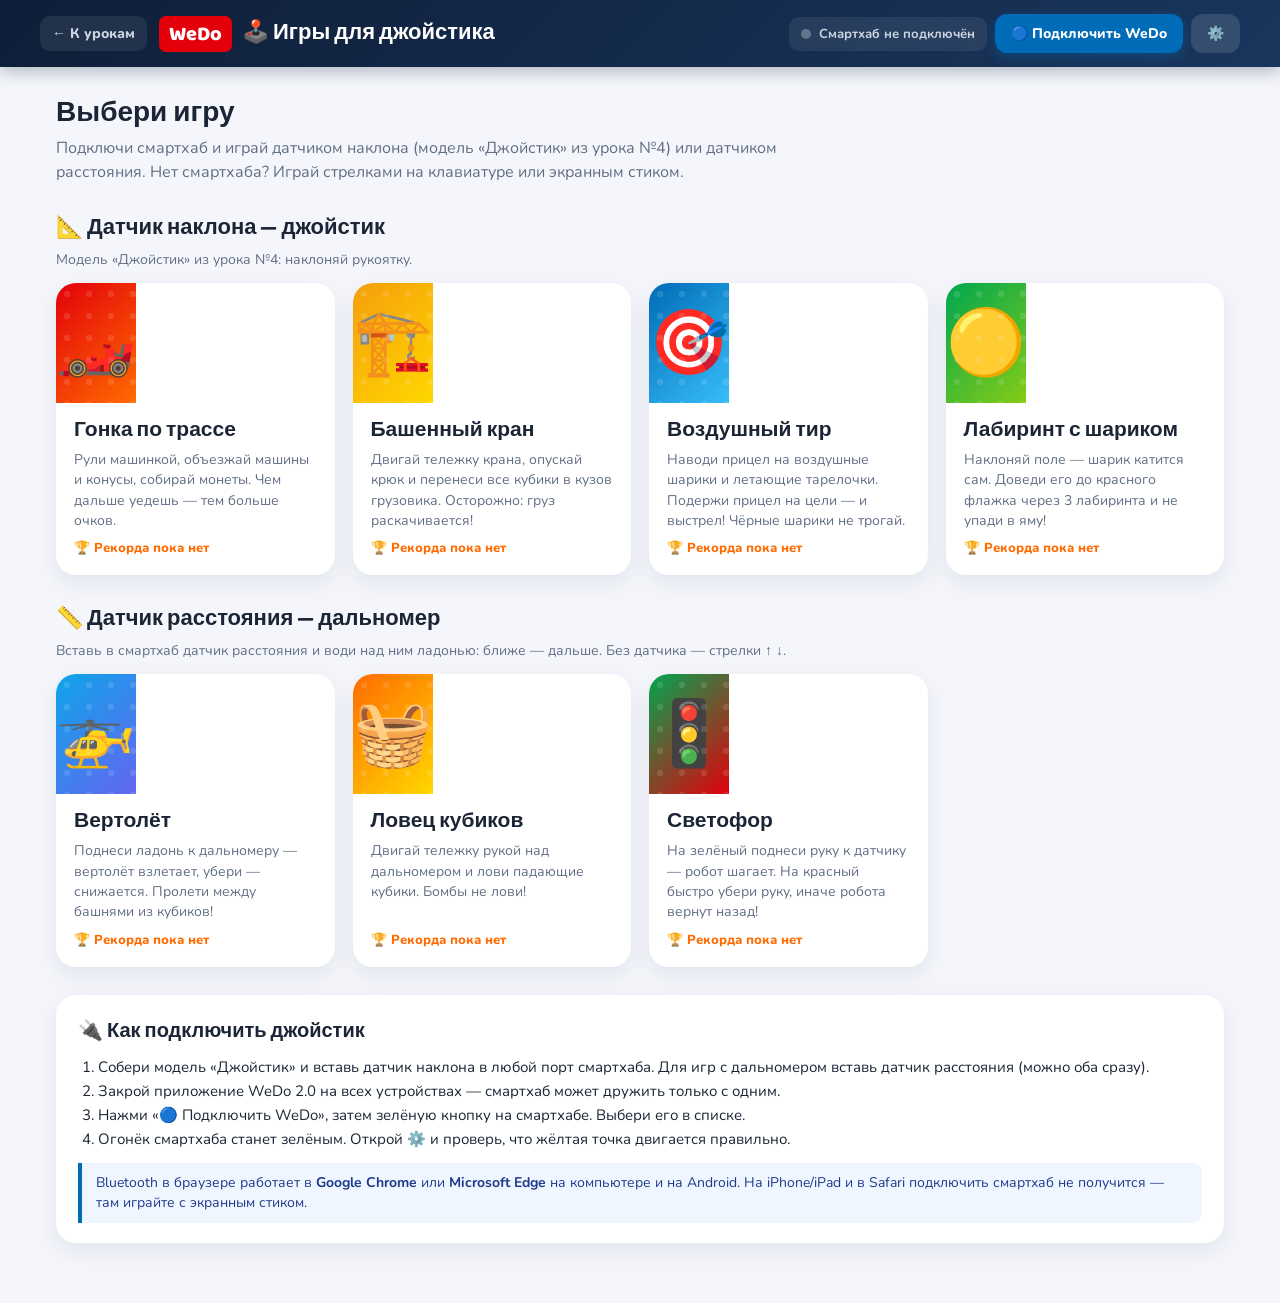
<file: games/index.html>
<!DOCTYPE html>
<html lang="ru">
<head>
<meta charset="UTF-8">
<meta name="viewport" content="width=device-width, initial-scale=1.0">
<title>Мини-игры для джойстика — LEGO WeDo 2.0</title>
<link href="https://fonts.googleapis.com/css2?family=Nunito:wght@400;600;700;800;900&family=Baloo+2:wght@700;800&display=swap" rel="stylesheet">
<style>
  :root {
    --red: #E3000B; --yellow: #FFD700; --blue: #006CB7; --green: #00A650;
    --orange: #FF6B00; --navy: #0E1E38; --navy2: #1A365D;
    --bg: #F4F6FB; --card: #FFFFFF; --text: #1C2536; --muted: #616E85;
    --shadow: 0 8px 24px rgba(0, 30, 80, 0.08);
  }
  * { box-sizing: border-box; margin: 0; padding: 0; }
  body {
    font-family: 'Nunito', sans-serif; background: var(--bg); color: var(--text);
    -webkit-font-smoothing: antialiased; min-height: 100vh;
  }
  button { font-family: inherit; cursor: pointer; }

  /* ── Верхняя панель ── */
  .topbar {
    background: linear-gradient(135deg, var(--navy) 0%, var(--navy2) 100%);
    color: #fff; padding: 14px 16px; position: sticky; top: 0; z-index: 20;
    box-shadow: 0 4px 16px rgba(14,30,56,0.3);
  }
  .topbar-inner {
    max-width: 1200px; margin: 0 auto; display: flex; align-items: center;
    gap: 12px; flex-wrap: wrap;
  }
  .back-link {
    color: #CBD5E1; text-decoration: none; font-weight: 800; font-size: 14px;
    padding: 8px 12px; border-radius: 10px; background: rgba(255,255,255,0.08);
  }
  .back-link:hover { background: rgba(255,255,255,0.16); color: #fff; }
  .brand { display: flex; align-items: center; gap: 10px; margin-right: auto; }
  .logo {
    background: var(--red); font-family: 'Baloo 2', sans-serif; font-weight: 800;
    font-size: 20px; padding: 2px 10px; border-radius: 7px;
  }
  .brand h1 { font-family: 'Baloo 2', sans-serif; font-size: 22px; line-height: 1.1; }

  .conn { display: flex; align-items: center; gap: 8px; flex-wrap: wrap; }
  .conn-status {
    display: flex; align-items: center; gap: 8px; font-size: 13px; font-weight: 700;
    color: #CBD5E1; background: rgba(255,255,255,0.08); padding: 8px 12px; border-radius: 10px;
  }
  .dot { width: 10px; height: 10px; border-radius: 50%; background: #64748B; flex: none; }
  .dot.on { background: #22C55E; box-shadow: 0 0 8px #22C55E; }
  .dot.wait { background: var(--yellow); }
  .btn {
    border: none; border-radius: 12px; padding: 10px 16px; font-weight: 800; font-size: 14px;
    color: #fff; background: var(--blue); box-shadow: 0 4px 12px rgba(0,108,183,0.35);
    transition: transform .15s, filter .15s;
  }
  .btn:hover { transform: translateY(-1px); filter: brightness(1.1); }
  .btn.ghost { background: rgba(255,255,255,0.12); box-shadow: none; }
  .btn.green { background: var(--green); box-shadow: 0 4px 12px rgba(0,166,80,0.35); }
  .btn.red { background: var(--red); box-shadow: 0 4px 12px rgba(227,0,11,0.3); }
  .btn:disabled { opacity: .5; cursor: default; transform: none; }

  /* ── Настройки джойстика ── */
  .settings {
    display: none; max-width: 1200px; margin: 12px auto 0; background: rgba(255,255,255,0.06);
    border-radius: 14px; padding: 14px; gap: 18px; align-items: center; flex-wrap: wrap;
  }
  .settings.open { display: flex; }
  .tilt-view {
    width: 96px; height: 96px; border-radius: 50%; background: rgba(255,255,255,0.1);
    position: relative; flex: none; border: 2px solid rgba(255,255,255,0.2);
  }
  .tilt-view::before, .tilt-view::after {
    content: ''; position: absolute; background: rgba(255,255,255,0.15);
  }
  .tilt-view::before { left: 50%; top: 8px; bottom: 8px; width: 2px; margin-left: -1px; }
  .tilt-view::after { top: 50%; left: 8px; right: 8px; height: 2px; margin-top: -1px; }
  .tilt-dot {
    position: absolute; width: 18px; height: 18px; border-radius: 50%; background: var(--yellow);
    left: 50%; top: 50%; margin: -9px 0 0 -9px; box-shadow: 0 0 10px rgba(255,215,0,0.7); z-index: 1;
  }
  .settings-col { display: flex; flex-direction: column; gap: 8px; font-size: 14px; color: #E2E8F0; }
  .settings-col label { display: flex; align-items: center; gap: 8px; font-weight: 700; cursor: pointer; }
  .settings-col input { width: 18px; height: 18px; accent-color: var(--yellow); }
  .dist-bar {
    width: 220px; height: 16px; border-radius: 8px; background: rgba(255,255,255,0.12); overflow: hidden;
  }
  .dist-fill { height: 100%; width: 0; background: linear-gradient(90deg, #22C55E, var(--yellow)); border-radius: 8px; }
  .section-title {
    font-family: 'Baloo 2', sans-serif; font-size: 22px; margin: 26px 0 4px; display: flex; align-items: center; gap: 10px;
  }
  .section-sub { color: var(--muted); font-size: 14px; margin-bottom: 14px; }
  .raw { font-family: ui-monospace, Menlo, monospace; font-size: 13px; color: #94A3B8; }
  .hint { font-size: 13px; color: #94A3B8; max-width: 380px; line-height: 1.4; }

  /* ── Меню игр ── */
  main { max-width: 1200px; margin: 0 auto; padding: 24px 16px 60px; }
  .intro { margin-bottom: 20px; }
  .intro h2 { font-family: 'Baloo 2', sans-serif; font-size: 28px; }
  .intro p { color: var(--muted); font-size: 16px; max-width: 760px; line-height: 1.5; }
  .games-grid {
    display: grid; grid-template-columns: repeat(auto-fill, minmax(250px, 1fr)); gap: 18px;
  }
  .game-card {
    background: var(--card); border-radius: 20px; box-shadow: var(--shadow); overflow: hidden;
    cursor: pointer; transition: transform .2s, box-shadow .2s; border: none; text-align: left;
    display: flex; flex-direction: column; color: inherit; font: inherit;
  }
  .game-card:hover { transform: translateY(-4px); box-shadow: 0 16px 36px rgba(0,30,80,0.15); }
  .game-card .art {
    height: 120px; display: flex; align-items: center; justify-content: center; font-size: 64px;
    position: relative;
  }
  .game-card .art::after {
    content: ''; position: absolute; inset: 0; opacity: .12;
    background-image: radial-gradient(#fff 3px, transparent 3px); background-size: 22px 22px;
  }
  .game-card .body { padding: 16px 18px 18px; display: flex; flex-direction: column; gap: 8px; flex: 1; }
  .game-card h3 { font-family: 'Baloo 2', sans-serif; font-size: 21px; line-height: 1.1; }
  .game-card p { color: var(--muted); font-size: 14px; line-height: 1.45; flex: 1; }
  .game-card .best { font-size: 13px; font-weight: 800; color: var(--orange); }

  .howto {
    margin-top: 28px; background: var(--card); border-radius: 20px; padding: 20px 22px;
    box-shadow: var(--shadow);
  }
  .howto h3 { font-family: 'Baloo 2', sans-serif; font-size: 20px; margin-bottom: 8px; }
  .howto ol { padding-left: 20px; color: var(--text); line-height: 1.6; font-size: 15px; }
  .howto .note {
    margin-top: 12px; background: #EFF6FF; border-left: 4px solid var(--blue); padding: 10px 14px;
    border-radius: 0 10px 10px 0; font-size: 14px; color: #1E3A8A; line-height: 1.45;
  }

  /* ── Экран игры ── */
  .play { display: none; }
  .play.active { display: block; }
  .menu.hidden { display: none; }
  .play-head { display: flex; align-items: center; gap: 12px; margin-bottom: 14px; flex-wrap: wrap; }
  .play-head h2 { font-family: 'Baloo 2', sans-serif; font-size: 26px; margin-right: auto; }
  .btn.light { background: #fff; color: var(--text); box-shadow: var(--shadow); }
  .stage-wrap { display: grid; grid-template-columns: 1fr 240px; gap: 18px; align-items: start; }
  .stage {
    background: var(--navy); border-radius: 20px; overflow: hidden; box-shadow: var(--shadow);
    position: relative; aspect-ratio: 8 / 5;
  }
  canvas { display: block; width: 100%; height: 100%; touch-action: none; }
  .side { display: flex; flex-direction: column; gap: 14px; }
  .side-card { background: var(--card); border-radius: 18px; padding: 16px; box-shadow: var(--shadow); }
  .side-card h4 { font-size: 15px; font-weight: 900; margin-bottom: 8px; }
  .side-card ul { padding-left: 18px; font-size: 14px; line-height: 1.5; color: var(--muted); }
  .stick-base {
    width: 150px; height: 150px; border-radius: 50%; margin: 4px auto 0;
    background: radial-gradient(circle, #E2E8F0 0%, #CBD5E1 100%); position: relative;
    touch-action: none; user-select: none; box-shadow: inset 0 4px 10px rgba(0,0,0,0.15);
  }
  .stick-knob {
    position: absolute; left: 50%; top: 50%; width: 64px; height: 64px; margin: -32px 0 0 -32px;
    border-radius: 50%; background: radial-gradient(circle at 35% 30%, #FF4D55, var(--red));
    box-shadow: 0 6px 14px rgba(227,0,11,0.4); pointer-events: none;
  }
  .stick-label { text-align: center; font-size: 12px; color: var(--muted); margin-top: 8px; }

  @media (max-width: 860px) {
    .stage-wrap { grid-template-columns: 1fr; }
    .side { flex-direction: row; flex-wrap: wrap; }
    .side-card { flex: 1 1 220px; }
    .brand h1 { font-size: 18px; }
  }
</style>
</head>
<body>

<div class="topbar">
  <div class="topbar-inner">
    <a class="back-link" href="../index.html">← К урокам</a>
    <div class="brand">
      <span class="logo">WeDo</span>
      <h1>🕹️ Игры для джойстика</h1>
    </div>
    <div class="conn">
      <div class="conn-status"><span class="dot" id="connDot"></span><span id="connText">Смартхаб не подключён</span></div>
      <button class="btn" id="connectBtn">🔵 Подключить WeDo</button>
      <button class="btn ghost" id="settingsBtn" title="Настройка джойстика">⚙️</button>
    </div>
  </div>
  <div class="settings" id="settings">
    <div class="tilt-view"><div class="tilt-dot" id="tiltDot"></div></div>
    <div class="settings-col">
      <button class="btn green" id="calibrateBtn">⚖️ Сейчас ровно</button>
      <div class="raw" id="rawText">датчик: —</div>
    </div>
    <div class="settings-col">
      <label><input type="checkbox" id="optSwap"> Поменять оси местами</label>
      <label><input type="checkbox" id="optInvX"> Перевернуть влево ↔ вправо</label>
      <label><input type="checkbox" id="optInvY"> Перевернуть вперёд ↕ назад</label>
    </div>
    <div class="settings-col">
      <div class="dist-bar"><div class="dist-fill" id="distFill"></div></div>
      <div style="display:flex; gap:8px; flex-wrap:wrap">
        <button class="btn green" id="distNearBtn">✋ Рука близко</button>
        <button class="btn ghost" id="distFarBtn">🌫 Рука далеко</button>
      </div>
      <div class="raw" id="distRaw">дальномер: —</div>
    </div>
    <div class="hint">
      Дальномер: поднеси ладонь вплотную — нажми «Рука близко», убери подальше — «Рука далеко».
      Полоска должна заполняться, когда рука приближается.<br><br>
      Наклони джойстик и смотри на жёлтую точку. Наклон вперёд должен вести точку вверх,
      вправо — вправо. Если точка убегает не туда — поставь галочки. Держи джойстик ровно и нажми «Сейчас ровно».
    </div>
  </div>
</div>

<main>
  <section class="menu" id="menu">
    <div class="intro">
      <h2>Выбери игру</h2>
      <p>Подключи смартхаб и играй датчиком наклона (модель «Джойстик» из урока №4) или датчиком расстояния.
        Нет смартхаба? Играй стрелками на клавиатуре или экранным стиком.</p>
    </div>
    <h3 class="section-title">📐 Датчик наклона — джойстик</h3>
    <p class="section-sub">Модель «Джойстик» из урока №4: наклоняй рукоятку.</p>
    <div class="games-grid" id="gamesGrid"></div>

    <h3 class="section-title">📏 Датчик расстояния — дальномер</h3>
    <p class="section-sub">Вставь в смартхаб датчик расстояния и води над ним ладонью: ближе — дальше. Без датчика — стрелки ↑ ↓.</p>
    <div class="games-grid" id="gamesGridDist"></div>

    <div class="howto">
      <h3>🔌 Как подключить джойстик</h3>
      <ol>
        <li>Собери модель «Джойстик» и вставь датчик наклона в любой порт смартхаба. Для игр с дальномером вставь датчик расстояния (можно оба сразу).</li>
        <li>Закрой приложение WeDo 2.0 на всех устройствах — смартхаб может дружить только с одним.</li>
        <li>Нажми «🔵 Подключить WeDo», затем зелёную кнопку на смартхабе. Выбери его в списке.</li>
        <li>Огонёк смартхаба станет зелёным. Открой ⚙️ и проверь, что жёлтая точка двигается правильно.</li>
      </ol>
      <div class="note">
        Bluetooth в браузере работает в <b>Google Chrome</b> или <b>Microsoft Edge</b> на компьютере и на Android.
        На iPhone/iPad и в Safari подключить смартхаб не получится — там играйте с экранным стиком.
      </div>
    </div>
  </section>

  <section class="play" id="play">
    <div class="play-head">
      <button class="btn light" id="backBtn">← Все игры</button>
      <h2 id="playTitle"></h2>
      <button class="btn red" id="restartBtn">↻ Заново</button>
    </div>
    <div class="stage-wrap">
      <div class="stage"><canvas id="canvas" width="800" height="500"></canvas></div>
      <div class="side">
        <div class="side-card">
          <h4>Как играть</h4>
          <ul id="playHowto"></ul>
        </div>
        <div class="side-card">
          <h4>Экранный стик</h4>
          <div class="stick-base" id="stickBase"><div class="stick-knob" id="stickKnob"></div></div>
          <div class="stick-label">или стрелки ← ↑ → ↓ на клавиатуре</div>
        </div>
      </div>
    </div>
  </section>
</main>

<script src="../shared/wedo.js?v=4"></script>
<script src="joystick.js?v=4"></script>
<script src="engine.js?v=4"></script>
<script src="game-race.js?v=4"></script>
<script src="game-crane.js?v=4"></script>
<script src="game-shooting.js?v=4"></script>
<script src="game-maze.js?v=4"></script>
<script src="game-heli.js?v=4"></script>
<script src="game-catch.js?v=4"></script>
<script src="game-lights.js?v=4"></script>
<script src="app.js?v=4"></script>
</body>
</html>
</file>
